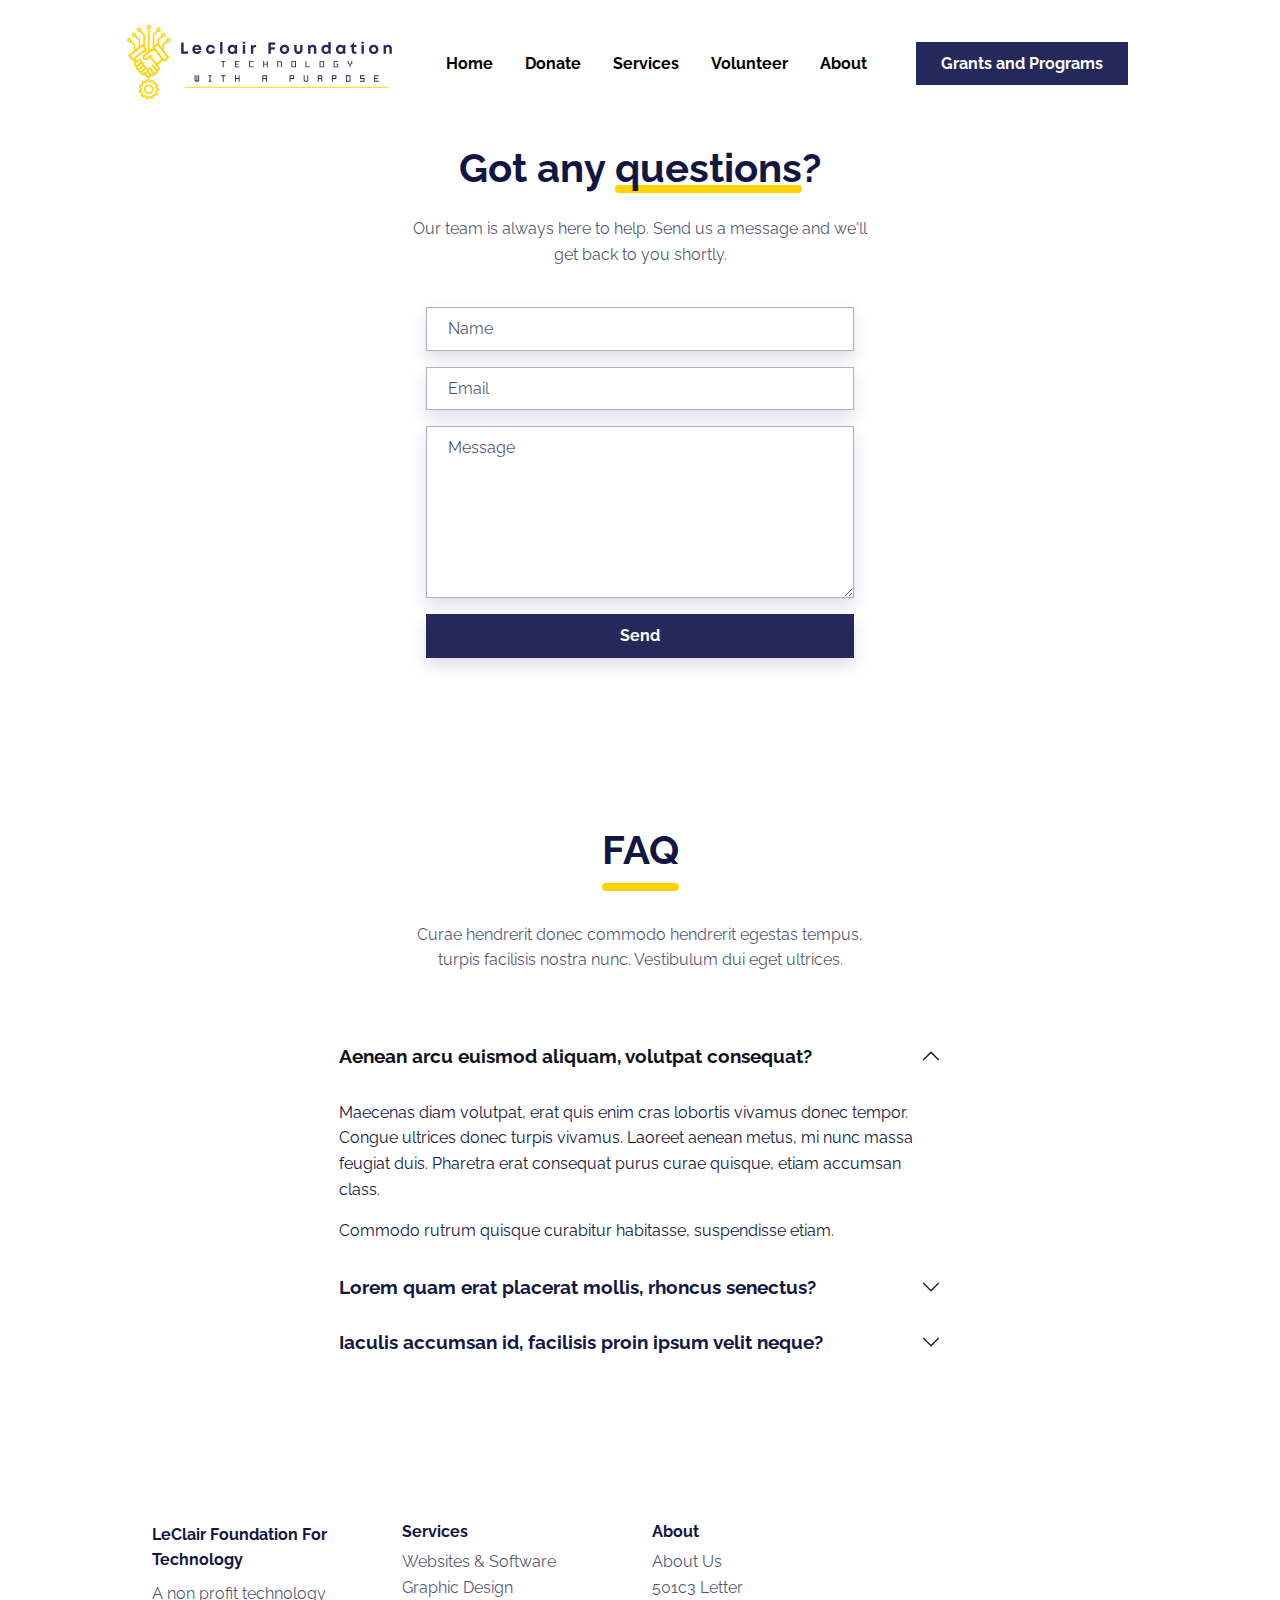
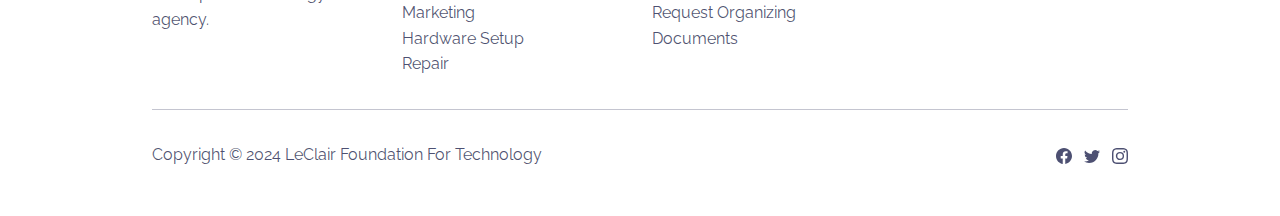
<file: contacts.html>
<!DOCTYPE html>
<html data-bs-theme="light" lang="en">

<head>
    <meta charset="utf-8">
    <meta name="viewport" content="width=device-width, initial-scale=1.0, shrink-to-fit=no">
    <title>Contacts - Brand</title>
    <link rel="stylesheet" href="assets/bootstrap/css/bootstrap.min.css">
    <link rel="stylesheet" href="https://fonts.googleapis.com/css?family=Raleway:300italic,400italic,600italic,700italic,800italic,400,300,600,700,800&amp;display=swap">
    <link rel="stylesheet" href="https://fonts.googleapis.com/css?family=Raleway:200,300,400,700&amp;display=swap">
    <link rel="stylesheet" href="assets/css/Responsive-Product-Slider.css">
    <link rel="stylesheet" href="assets/css/Team-icons.css">
    <link rel="stylesheet" href="assets/css/Team-images.css">
</head>

<body>
    <nav class="navbar navbar-expand-md fixed-top navbar-shrink py-3 navbar-light" id="mainNav" style="padding-bottom: 20px;margin-bottom: 10px;">
        <div class="container"><a class="navbar-brand d-flex align-items-center" href="index.html"></a><a href="index.html"><img src="assets/img/TECHNOLOGY%20with%20a%20purpose%20(1).svg" width="270" height="95" style="padding-left: 0px;margin-left: -41px;"></a><button data-bs-toggle="collapse" class="navbar-toggler" data-bs-target="#navcol-1"><span class="visually-hidden">Toggle navigation</span><span class="navbar-toggler-icon" style="font-size: 18px;"></span></button>
            <div class="collapse navbar-collapse" id="navcol-1">
                <ul class="navbar-nav mx-auto">
                    <li class="nav-item"><a class="nav-link active" href="index.html">Home</a></li>
                    <li class="nav-item text-black"><a class="nav-link active" href="https://buy.stripe.com/bIYbK2dlge2F4hi144 " target="_blank">Donate</a></li>
                    <li class="nav-item"><a class="nav-link active" href="pricing.html">Services</a></li>
                    <li class="nav-item"><a class="nav-link active" href="https://form.jotform.com/241411709491151" target="_blank">Volunteer</a></li>
                    <li class="nav-item"><a class="nav-link active" href="about.html">About</a></li>
                </ul><a class="btn btn-primary" role="button" href="faq.html">Grants and Programs</a>
            </div>
        </div>
    </nav>
    <section class="py-5 mt-5">
        <div class="container py-5">
            <div class="row">
                <div class="col-md-8 col-xl-6 text-center mx-auto">
                    <h2 class="display-6 fw-bold mb-4">Got any <span class="underline">questions</span>?</h2>
                    <p class="text-muted">Our team is always here to help. Send us a message and we'll get back to you shortly.</p>
                </div>
            </div>
            <div class="row d-flex justify-content-center">
                <div class="col-md-6">
                    <div>
                        <form class="p-3 p-xl-4" method="post" data-bs-theme="light">
                            <div class="mb-3"><input class="shadow form-control" type="text" id="name-1" name="name" placeholder="Name"></div>
                            <div class="mb-3"><input class="shadow form-control" type="email" id="email-1" name="email" placeholder="Email"></div>
                            <div class="mb-3"><textarea class="shadow form-control" id="message-1" name="message" rows="6" placeholder="Message"></textarea></div>
                            <div><button class="btn btn-primary shadow d-block w-100" type="submit">Send </button></div>
                        </form>
                    </div>
                </div>
            </div>
        </div>
    </section>
    <section class="py-4 py-xl-5 mb-5">
        <div class="container">
            <div class="row mb-2">
                <div class="col-md-8 col-xl-6 text-center mx-auto">
                    <h2 class="display-6 fw-bold mb-5"><span class="pb-3 underline">FAQ<br></span></h2>
                    <p class="text-muted mb-5">Curae hendrerit donec commodo hendrerit egestas tempus, turpis facilisis nostra nunc. Vestibulum dui eget ultrices.</p>
                </div>
            </div>
            <div class="row mb-2">
                <div class="col-md-8 mx-auto">
                    <div class="accordion text-muted" role="tablist" id="accordion-1">
                        <div class="accordion-item">
                            <h2 class="accordion-header" role="tab"><button class="accordion-button" type="button" data-bs-toggle="collapse" data-bs-target="#accordion-1 .item-1" aria-expanded="true" aria-controls="accordion-1 .item-1">Aenean arcu euismod aliquam, volutpat consequat?</button></h2>
                            <div class="accordion-collapse collapse show item-1" role="tabpanel" data-bs-parent="#accordion-1">
                                <div class="accordion-body">
                                    <p>Maecenas diam volutpat, erat quis enim cras lobortis vivamus donec tempor. Congue ultrices donec turpis vivamus. Laoreet aenean metus, mi nunc massa feugiat duis. Pharetra erat consequat purus curae quisque, etiam accumsan class.</p>
                                    <p class="mb-0">Commodo rutrum quisque curabitur habitasse, suspendisse etiam.</p>
                                </div>
                            </div>
                        </div>
                        <div class="accordion-item">
                            <h2 class="accordion-header" role="tab"><button class="accordion-button collapsed" type="button" data-bs-toggle="collapse" data-bs-target="#accordion-1 .item-2" aria-expanded="false" aria-controls="accordion-1 .item-2">Lorem quam erat placerat mollis, rhoncus senectus?</button></h2>
                            <div class="accordion-collapse collapse item-2" role="tabpanel" data-bs-parent="#accordion-1">
                                <div class="accordion-body">
                                    <p class="mb-0">Nullam id dolor id nibh ultricies vehicula ut id elit. Cras justo odio, dapibus ac facilisis in, egestas eget quam. Donec id elit non mi porta gravida at eget metus.</p>
                                </div>
                            </div>
                        </div>
                        <div class="accordion-item">
                            <h2 class="accordion-header" role="tab"><button class="accordion-button collapsed" type="button" data-bs-toggle="collapse" data-bs-target="#accordion-1 .item-3" aria-expanded="false" aria-controls="accordion-1 .item-3">Iaculis accumsan id, facilisis proin ipsum velit neque?</button></h2>
                            <div class="accordion-collapse collapse item-3" role="tabpanel" data-bs-parent="#accordion-1">
                                <div class="accordion-body">
                                    <p class="mb-0">Nullam id dolor id nibh ultricies vehicula ut id elit. Cras justo odio, dapibus ac facilisis in, egestas eget quam. Donec id elit non mi porta gravida at eget metus.</p>
                                </div>
                            </div>
                        </div>
                    </div>
                </div>
            </div>
        </div>
    </section>
    <footer>
        <div class="container py-4 py-lg-5">
            <div class="row row-cols-2 row-cols-md-4">
                <div class="col-12 col-md-3">
                    <div class="fw-bold d-flex align-items-center mb-2"><span>LeClair Foundation For Technology</span></div>
                    <p class="text-muted">A non profit technology agency.</p>
                </div>
                <div class="col-sm-4 col-md-3 text-lg-start d-flex flex-column">
                    <h3 class="fs-6 fw-bold">Services</h3>
                    <ul class="list-unstyled">
                        <li><a href="pricing.html">Websites &amp; Software</a></li>
                        <li><a href="pricing.html">Graphic Design</a></li>
                        <li><a href="pricing.html">Marketing</a></li>
                        <li><a href="pricing.html">Hardware Setup</a></li>
                        <li><a href="pricing.html">Repair</a></li>
                    </ul>
                </div>
                <div class="col-sm-4 col-md-3 text-lg-start d-flex flex-column">
                    <h3 class="fs-6 fw-bold">About</h3>
                    <ul class="list-unstyled">
                        <li><a href="about.html">About Us</a></li>
                        <li><a href="https://apps.irs.gov/pub/epostcard/dl/FinalLetter_99-2747761_LECLAIRFOUNDATIONFORTECHNOLOGY_05042024_00.pdf" target="_blank">501c3 Letter</a></li>
                        <li><a href="https://form.jotform.com/241411775149154" target="_blank">Request Organizing Documents</a></li>
                        <li></li>
                    </ul>
                </div>
            </div>
            <hr>
            <div class="text-muted d-flex justify-content-between align-items-center pt-3">
                <p class="mb-0">Copyright © 2024 LeClair Foundation For Technology</p>
                <ul class="list-inline mb-0">
                    <li class="list-inline-item"><svg xmlns="http://www.w3.org/2000/svg" width="1em" height="1em" fill="currentColor" viewBox="0 0 16 16" class="bi bi-facebook">
                            <path d="M16 8.049c0-4.446-3.582-8.05-8-8.05C3.58 0-.002 3.603-.002 8.05c0 4.017 2.926 7.347 6.75 7.951v-5.625h-2.03V8.05H6.75V6.275c0-2.017 1.195-3.131 3.022-3.131.876 0 1.791.157 1.791.157v1.98h-1.009c-.993 0-1.303.621-1.303 1.258v1.51h2.218l-.354 2.326H9.25V16c3.824-.604 6.75-3.934 6.75-7.951"></path>
                        </svg></li>
                    <li class="list-inline-item"><svg xmlns="http://www.w3.org/2000/svg" width="1em" height="1em" fill="currentColor" viewBox="0 0 16 16" class="bi bi-twitter">
                            <path d="M5.026 15c6.038 0 9.341-5.003 9.341-9.334 0-.14 0-.282-.006-.422A6.685 6.685 0 0 0 16 3.542a6.658 6.658 0 0 1-1.889.518 3.301 3.301 0 0 0 1.447-1.817 6.533 6.533 0 0 1-2.087.793A3.286 3.286 0 0 0 7.875 6.03a9.325 9.325 0 0 1-6.767-3.429 3.289 3.289 0 0 0 1.018 4.382A3.323 3.323 0 0 1 .64 6.575v.045a3.288 3.288 0 0 0 2.632 3.218 3.203 3.203 0 0 1-.865.115 3.23 3.23 0 0 1-.614-.057 3.283 3.283 0 0 0 3.067 2.277A6.588 6.588 0 0 1 .78 13.58a6.32 6.32 0 0 1-.78-.045A9.344 9.344 0 0 0 5.026 15"></path>
                        </svg></li>
                    <li class="list-inline-item"><svg xmlns="http://www.w3.org/2000/svg" width="1em" height="1em" fill="currentColor" viewBox="0 0 16 16" class="bi bi-instagram">
                            <path d="M8 0C5.829 0 5.556.01 4.703.048 3.85.088 3.269.222 2.76.42a3.917 3.917 0 0 0-1.417.923A3.927 3.927 0 0 0 .42 2.76C.222 3.268.087 3.85.048 4.7.01 5.555 0 5.827 0 8.001c0 2.172.01 2.444.048 3.297.04.852.174 1.433.372 1.942.205.526.478.972.923 1.417.444.445.89.719 1.416.923.51.198 1.09.333 1.942.372C5.555 15.99 5.827 16 8 16s2.444-.01 3.298-.048c.851-.04 1.434-.174 1.943-.372a3.916 3.916 0 0 0 1.416-.923c.445-.445.718-.891.923-1.417.197-.509.332-1.09.372-1.942C15.99 10.445 16 10.173 16 8s-.01-2.445-.048-3.299c-.04-.851-.175-1.433-.372-1.941a3.926 3.926 0 0 0-.923-1.417A3.911 3.911 0 0 0 13.24.42c-.51-.198-1.092-.333-1.943-.372C10.443.01 10.172 0 7.998 0h.003zm-.717 1.442h.718c2.136 0 2.389.007 3.232.046.78.035 1.204.166 1.486.275.373.145.64.319.92.599.28.28.453.546.598.92.11.281.24.705.275 1.485.039.843.047 1.096.047 3.231s-.008 2.389-.047 3.232c-.035.78-.166 1.203-.275 1.485a2.47 2.47 0 0 1-.599.919c-.28.28-.546.453-.92.598-.28.11-.704.24-1.485.276-.843.038-1.096.047-3.232.047s-2.39-.009-3.233-.047c-.78-.036-1.203-.166-1.485-.276a2.478 2.478 0 0 1-.92-.598 2.48 2.48 0 0 1-.6-.92c-.109-.281-.24-.705-.275-1.485-.038-.843-.046-1.096-.046-3.233 0-2.136.008-2.388.046-3.231.036-.78.166-1.204.276-1.486.145-.373.319-.64.599-.92.28-.28.546-.453.92-.598.282-.11.705-.24 1.485-.276.738-.034 1.024-.044 2.515-.045v.002zm4.988 1.328a.96.96 0 1 0 0 1.92.96.96 0 0 0 0-1.92zm-4.27 1.122a4.109 4.109 0 1 0 0 8.217 4.109 4.109 0 0 0 0-8.217zm0 1.441a2.667 2.667 0 1 1 0 5.334 2.667 2.667 0 0 1 0-5.334"></path>
                        </svg></li>
                </ul>
            </div>
        </div>
    </footer>
    <script src="assets/bootstrap/js/bootstrap.min.js"></script>
    <script src="assets/js/google.js"></script>
    <script src="assets/js/startup-modern.js"></script>
</body>

</html>
</file>
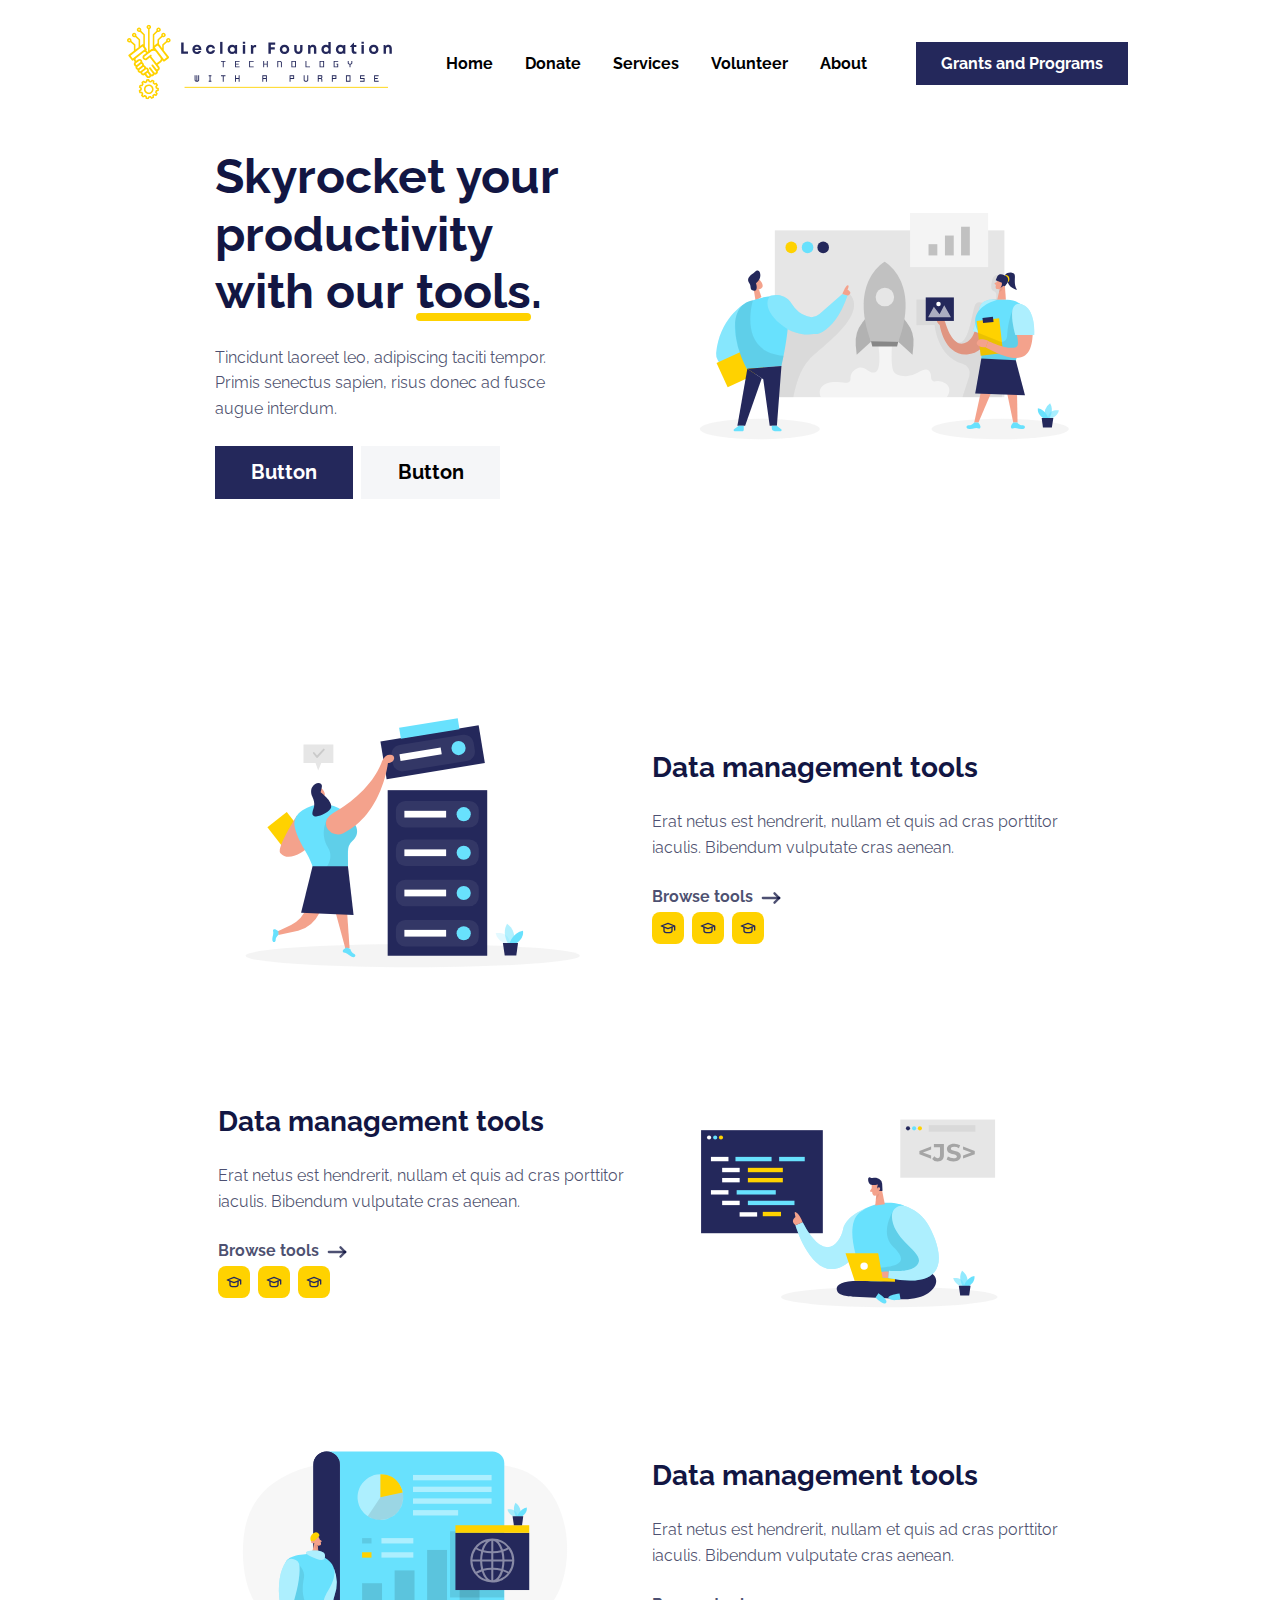
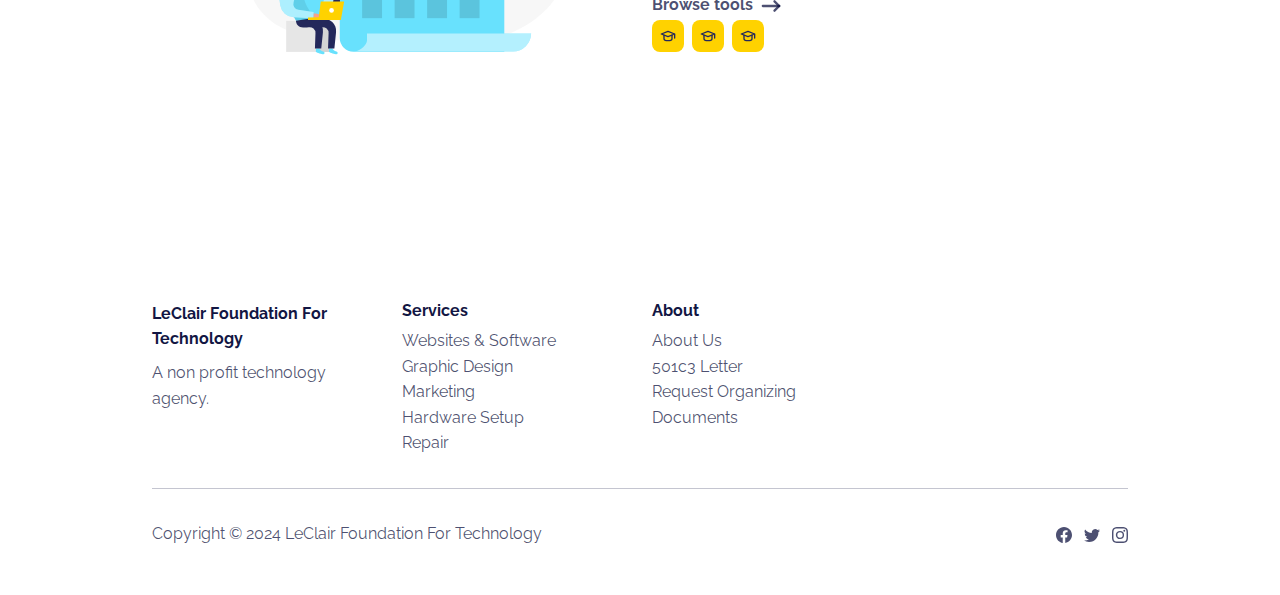
<file: integrations.html>
<!DOCTYPE html>
<html data-bs-theme="light" lang="en">

<head>
    <meta charset="utf-8">
    <meta name="viewport" content="width=device-width, initial-scale=1.0, shrink-to-fit=no">
    <title>Integrations - Brand</title>
    <link rel="stylesheet" href="assets/bootstrap/css/bootstrap.min.css">
    <link rel="stylesheet" href="https://fonts.googleapis.com/css?family=Raleway:300italic,400italic,600italic,700italic,800italic,400,300,600,700,800&amp;display=swap">
    <link rel="stylesheet" href="https://fonts.googleapis.com/css?family=Raleway:200,300,400,700&amp;display=swap">
    <link rel="stylesheet" href="assets/css/Responsive-Product-Slider.css">
    <link rel="stylesheet" href="assets/css/Team-icons.css">
    <link rel="stylesheet" href="assets/css/Team-images.css">
</head>

<body>
    <nav class="navbar navbar-expand-md fixed-top navbar-shrink py-3 navbar-light" id="mainNav" style="padding-bottom: 20px;margin-bottom: 10px;">
        <div class="container"><a class="navbar-brand d-flex align-items-center" href="index.html"></a><a href="index.html"><img src="assets/img/TECHNOLOGY%20with%20a%20purpose%20(1).svg" width="270" height="95" style="padding-left: 0px;margin-left: -41px;"></a><button data-bs-toggle="collapse" class="navbar-toggler" data-bs-target="#navcol-1"><span class="visually-hidden">Toggle navigation</span><span class="navbar-toggler-icon" style="font-size: 18px;"></span></button>
            <div class="collapse navbar-collapse" id="navcol-1">
                <ul class="navbar-nav mx-auto">
                    <li class="nav-item"><a class="nav-link active" href="index.html">Home</a></li>
                    <li class="nav-item text-black"><a class="nav-link active" href="https://buy.stripe.com/bIYbK2dlge2F4hi144 " target="_blank">Donate</a></li>
                    <li class="nav-item"><a class="nav-link active" href="pricing.html">Services</a></li>
                    <li class="nav-item"><a class="nav-link active" href="https://form.jotform.com/241411709491151" target="_blank">Volunteer</a></li>
                    <li class="nav-item"><a class="nav-link active" href="about.html">About</a></li>
                </ul><a class="btn btn-primary" role="button" href="faq.html">Grants and Programs</a>
            </div>
        </div>
    </nav>
    <section class="py-5 mt-5">
        <div class="container py-4 py-xl-5">
            <div class="row gy-4 gy-md-0">
                <div class="col-md-6 text-center text-md-start d-flex d-sm-flex d-md-flex justify-content-center align-items-center justify-content-md-start align-items-md-center justify-content-xl-center">
                    <div style="max-width: 350px;">
                        <h1 class="display-5 fw-bold mb-4">Skyrocket your productivity with our&nbsp;<span class="underline">tools</span>.</h1>
                        <p class="text-muted my-4">Tincidunt laoreet leo, adipiscing taciti tempor. Primis senectus sapien, risus donec ad fusce augue interdum.</p><a class="btn btn-primary btn-lg me-2" role="button" href="#">Button</a><a class="btn btn-light btn-lg" role="button" href="#">Button</a>
                    </div>
                </div>
                <div class="col-md-6">
                    <div><img class="rounded img-fluid w-100 fit-cover" style="min-height: 300px;" src="assets/img/illustrations/startup.svg"></div>
                </div>
            </div>
        </div>
    </section>
    <section class="py-5">
        <div class="container py-5">
            <div class="row row-cols-1 row-cols-md-2 mx-auto" style="max-width: 900px;">
                <div class="col mb-5"><img class="rounded img-fluid" src="assets/img/illustrations/data-management.svg"></div>
                <div class="col d-md-flex align-items-md-end align-items-lg-center mb-5">
                    <div>
                        <h5 class="fs-3 fw-bold mb-4">Data management&nbsp;tools</h5>
                        <p class="text-muted mb-4">Erat netus est hendrerit, nullam et quis ad cras porttitor iaculis. Bibendum vulputate cras aenean.</p><a class="fw-bold mb-3" href="#">Browse tools&nbsp;<svg xmlns="http://www.w3.org/2000/svg" width="1em" height="1em" viewBox="0 0 24 24" stroke-width="2" stroke="currentColor" fill="none" stroke-linecap="round" stroke-linejoin="round" class="icon icon-tabler icon-tabler-arrow-narrow-right fs-3">
                                <path stroke="none" d="M0 0h24v24H0z" fill="none"></path>
                                <path d="M5 12l14 0"></path>
                                <path d="M15 16l4 -4"></path>
                                <path d="M15 8l4 4"></path>
                            </svg></a>
                        <div class="d-flex">
                            <div class="bs-icon-sm bs-icon-rounded bs-icon-secondary d-flex flex-shrink-0 justify-content-center align-items-center d-inline-block bs-icon me-2"><svg xmlns="http://www.w3.org/2000/svg" width="1em" height="1em" viewBox="0 0 24 24" stroke-width="2" stroke="currentColor" fill="none" stroke-linecap="round" stroke-linejoin="round" class="icon icon-tabler icon-tabler-school">
                                    <path stroke="none" d="M0 0h24v24H0z" fill="none"></path>
                                    <path d="M22 9l-10 -4l-10 4l10 4l10 -4v6"></path>
                                    <path d="M6 10.6v5.4a6 3 0 0 0 12 0v-5.4"></path>
                                </svg></div>
                            <div class="bs-icon-sm bs-icon-rounded bs-icon-secondary d-flex flex-shrink-0 justify-content-center align-items-center d-inline-block bs-icon me-2"><svg xmlns="http://www.w3.org/2000/svg" width="1em" height="1em" viewBox="0 0 24 24" stroke-width="2" stroke="currentColor" fill="none" stroke-linecap="round" stroke-linejoin="round" class="icon icon-tabler icon-tabler-school">
                                    <path stroke="none" d="M0 0h24v24H0z" fill="none"></path>
                                    <path d="M22 9l-10 -4l-10 4l10 4l10 -4v6"></path>
                                    <path d="M6 10.6v5.4a6 3 0 0 0 12 0v-5.4"></path>
                                </svg></div>
                            <div class="bs-icon-sm bs-icon-rounded bs-icon-secondary d-flex flex-shrink-0 justify-content-center align-items-center d-inline-block bs-icon me-2"><svg xmlns="http://www.w3.org/2000/svg" width="1em" height="1em" viewBox="0 0 24 24" stroke-width="2" stroke="currentColor" fill="none" stroke-linecap="round" stroke-linejoin="round" class="icon icon-tabler icon-tabler-school">
                                    <path stroke="none" d="M0 0h24v24H0z" fill="none"></path>
                                    <path d="M22 9l-10 -4l-10 4l10 4l10 -4v6"></path>
                                    <path d="M6 10.6v5.4a6 3 0 0 0 12 0v-5.4"></path>
                                </svg></div>
                        </div>
                    </div>
                </div>
            </div>
            <div class="row row-cols-1 row-cols-md-2 mx-auto" style="max-width: 900px;">
                <div class="col order-md-last mb-5"><img class="rounded img-fluid" src="assets/img/illustrations/javascript.svg"></div>
                <div class="col d-md-flex align-items-md-end align-items-lg-center mb-5">
                    <div class="ms-md-3">
                        <h5 class="fs-3 fw-bold mb-4">Data management&nbsp;tools</h5>
                        <p class="text-muted mb-4">Erat netus est hendrerit, nullam et quis ad cras porttitor iaculis. Bibendum vulputate cras aenean.</p><a class="fw-bold" href="#">Browse tools&nbsp;<svg xmlns="http://www.w3.org/2000/svg" width="1em" height="1em" viewBox="0 0 24 24" stroke-width="2" stroke="currentColor" fill="none" stroke-linecap="round" stroke-linejoin="round" class="icon icon-tabler icon-tabler-arrow-narrow-right fs-3">
                                <path stroke="none" d="M0 0h24v24H0z" fill="none"></path>
                                <path d="M5 12l14 0"></path>
                                <path d="M15 16l4 -4"></path>
                                <path d="M15 8l4 4"></path>
                            </svg></a>
                        <div class="d-flex">
                            <div class="bs-icon-sm bs-icon-rounded bs-icon-secondary d-flex flex-shrink-0 justify-content-center align-items-center d-inline-block bs-icon me-2"><svg xmlns="http://www.w3.org/2000/svg" width="1em" height="1em" viewBox="0 0 24 24" stroke-width="2" stroke="currentColor" fill="none" stroke-linecap="round" stroke-linejoin="round" class="icon icon-tabler icon-tabler-school">
                                    <path stroke="none" d="M0 0h24v24H0z" fill="none"></path>
                                    <path d="M22 9l-10 -4l-10 4l10 4l10 -4v6"></path>
                                    <path d="M6 10.6v5.4a6 3 0 0 0 12 0v-5.4"></path>
                                </svg></div>
                            <div class="bs-icon-sm bs-icon-rounded bs-icon-secondary d-flex flex-shrink-0 justify-content-center align-items-center d-inline-block bs-icon me-2"><svg xmlns="http://www.w3.org/2000/svg" width="1em" height="1em" viewBox="0 0 24 24" stroke-width="2" stroke="currentColor" fill="none" stroke-linecap="round" stroke-linejoin="round" class="icon icon-tabler icon-tabler-school">
                                    <path stroke="none" d="M0 0h24v24H0z" fill="none"></path>
                                    <path d="M22 9l-10 -4l-10 4l10 4l10 -4v6"></path>
                                    <path d="M6 10.6v5.4a6 3 0 0 0 12 0v-5.4"></path>
                                </svg></div>
                            <div class="bs-icon-sm bs-icon-rounded bs-icon-secondary d-flex flex-shrink-0 justify-content-center align-items-center d-inline-block bs-icon me-2"><svg xmlns="http://www.w3.org/2000/svg" width="1em" height="1em" viewBox="0 0 24 24" stroke-width="2" stroke="currentColor" fill="none" stroke-linecap="round" stroke-linejoin="round" class="icon icon-tabler icon-tabler-school">
                                    <path stroke="none" d="M0 0h24v24H0z" fill="none"></path>
                                    <path d="M22 9l-10 -4l-10 4l10 4l10 -4v6"></path>
                                    <path d="M6 10.6v5.4a6 3 0 0 0 12 0v-5.4"></path>
                                </svg></div>
                        </div>
                    </div>
                </div>
            </div>
            <div class="row row-cols-1 row-cols-md-2 mx-auto" style="max-width: 900px;">
                <div class="col mb-5"><img class="rounded img-fluid" src="assets/img/illustrations/report.svg"></div>
                <div class="col d-md-flex align-items-md-end align-items-lg-center mb-5">
                    <div>
                        <h5 class="fs-3 fw-bold mb-4">Data management&nbsp;tools</h5>
                        <p class="text-muted mb-4">Erat netus est hendrerit, nullam et quis ad cras porttitor iaculis. Bibendum vulputate cras aenean.</p><a class="fw-bold" href="#">Browse tools&nbsp;<svg xmlns="http://www.w3.org/2000/svg" width="1em" height="1em" viewBox="0 0 24 24" stroke-width="2" stroke="currentColor" fill="none" stroke-linecap="round" stroke-linejoin="round" class="icon icon-tabler icon-tabler-arrow-narrow-right fs-3">
                                <path stroke="none" d="M0 0h24v24H0z" fill="none"></path>
                                <path d="M5 12l14 0"></path>
                                <path d="M15 16l4 -4"></path>
                                <path d="M15 8l4 4"></path>
                            </svg></a>
                        <div class="d-flex">
                            <div class="bs-icon-sm bs-icon-rounded bs-icon-secondary d-flex flex-shrink-0 justify-content-center align-items-center d-inline-block bs-icon me-2"><svg xmlns="http://www.w3.org/2000/svg" width="1em" height="1em" viewBox="0 0 24 24" stroke-width="2" stroke="currentColor" fill="none" stroke-linecap="round" stroke-linejoin="round" class="icon icon-tabler icon-tabler-school">
                                    <path stroke="none" d="M0 0h24v24H0z" fill="none"></path>
                                    <path d="M22 9l-10 -4l-10 4l10 4l10 -4v6"></path>
                                    <path d="M6 10.6v5.4a6 3 0 0 0 12 0v-5.4"></path>
                                </svg></div>
                            <div class="bs-icon-sm bs-icon-rounded bs-icon-secondary d-flex flex-shrink-0 justify-content-center align-items-center d-inline-block bs-icon me-2"><svg xmlns="http://www.w3.org/2000/svg" width="1em" height="1em" viewBox="0 0 24 24" stroke-width="2" stroke="currentColor" fill="none" stroke-linecap="round" stroke-linejoin="round" class="icon icon-tabler icon-tabler-school">
                                    <path stroke="none" d="M0 0h24v24H0z" fill="none"></path>
                                    <path d="M22 9l-10 -4l-10 4l10 4l10 -4v6"></path>
                                    <path d="M6 10.6v5.4a6 3 0 0 0 12 0v-5.4"></path>
                                </svg></div>
                            <div class="bs-icon-sm bs-icon-rounded bs-icon-secondary d-flex flex-shrink-0 justify-content-center align-items-center d-inline-block bs-icon me-2"><svg xmlns="http://www.w3.org/2000/svg" width="1em" height="1em" viewBox="0 0 24 24" stroke-width="2" stroke="currentColor" fill="none" stroke-linecap="round" stroke-linejoin="round" class="icon icon-tabler icon-tabler-school">
                                    <path stroke="none" d="M0 0h24v24H0z" fill="none"></path>
                                    <path d="M22 9l-10 -4l-10 4l10 4l10 -4v6"></path>
                                    <path d="M6 10.6v5.4a6 3 0 0 0 12 0v-5.4"></path>
                                </svg></div>
                        </div>
                    </div>
                </div>
            </div>
        </div>
    </section>
    <footer>
        <div class="container py-4 py-lg-5">
            <div class="row row-cols-2 row-cols-md-4">
                <div class="col-12 col-md-3">
                    <div class="fw-bold d-flex align-items-center mb-2"><span>LeClair Foundation For Technology</span></div>
                    <p class="text-muted">A non profit technology agency.</p>
                </div>
                <div class="col-sm-4 col-md-3 text-lg-start d-flex flex-column">
                    <h3 class="fs-6 fw-bold">Services</h3>
                    <ul class="list-unstyled">
                        <li><a href="pricing.html">Websites &amp; Software</a></li>
                        <li><a href="pricing.html">Graphic Design</a></li>
                        <li><a href="pricing.html">Marketing</a></li>
                        <li><a href="pricing.html">Hardware Setup</a></li>
                        <li><a href="pricing.html">Repair</a></li>
                    </ul>
                </div>
                <div class="col-sm-4 col-md-3 text-lg-start d-flex flex-column">
                    <h3 class="fs-6 fw-bold">About</h3>
                    <ul class="list-unstyled">
                        <li><a href="about.html">About Us</a></li>
                        <li><a href="https://apps.irs.gov/pub/epostcard/dl/FinalLetter_99-2747761_LECLAIRFOUNDATIONFORTECHNOLOGY_05042024_00.pdf" target="_blank">501c3 Letter</a></li>
                        <li><a href="https://form.jotform.com/241411775149154" target="_blank">Request Organizing Documents</a></li>
                        <li></li>
                    </ul>
                </div>
            </div>
            <hr>
            <div class="text-muted d-flex justify-content-between align-items-center pt-3">
                <p class="mb-0">Copyright © 2024 LeClair Foundation For Technology</p>
                <ul class="list-inline mb-0">
                    <li class="list-inline-item"><svg xmlns="http://www.w3.org/2000/svg" width="1em" height="1em" fill="currentColor" viewBox="0 0 16 16" class="bi bi-facebook">
                            <path d="M16 8.049c0-4.446-3.582-8.05-8-8.05C3.58 0-.002 3.603-.002 8.05c0 4.017 2.926 7.347 6.75 7.951v-5.625h-2.03V8.05H6.75V6.275c0-2.017 1.195-3.131 3.022-3.131.876 0 1.791.157 1.791.157v1.98h-1.009c-.993 0-1.303.621-1.303 1.258v1.51h2.218l-.354 2.326H9.25V16c3.824-.604 6.75-3.934 6.75-7.951"></path>
                        </svg></li>
                    <li class="list-inline-item"><svg xmlns="http://www.w3.org/2000/svg" width="1em" height="1em" fill="currentColor" viewBox="0 0 16 16" class="bi bi-twitter">
                            <path d="M5.026 15c6.038 0 9.341-5.003 9.341-9.334 0-.14 0-.282-.006-.422A6.685 6.685 0 0 0 16 3.542a6.658 6.658 0 0 1-1.889.518 3.301 3.301 0 0 0 1.447-1.817 6.533 6.533 0 0 1-2.087.793A3.286 3.286 0 0 0 7.875 6.03a9.325 9.325 0 0 1-6.767-3.429 3.289 3.289 0 0 0 1.018 4.382A3.323 3.323 0 0 1 .64 6.575v.045a3.288 3.288 0 0 0 2.632 3.218 3.203 3.203 0 0 1-.865.115 3.23 3.23 0 0 1-.614-.057 3.283 3.283 0 0 0 3.067 2.277A6.588 6.588 0 0 1 .78 13.58a6.32 6.32 0 0 1-.78-.045A9.344 9.344 0 0 0 5.026 15"></path>
                        </svg></li>
                    <li class="list-inline-item"><svg xmlns="http://www.w3.org/2000/svg" width="1em" height="1em" fill="currentColor" viewBox="0 0 16 16" class="bi bi-instagram">
                            <path d="M8 0C5.829 0 5.556.01 4.703.048 3.85.088 3.269.222 2.76.42a3.917 3.917 0 0 0-1.417.923A3.927 3.927 0 0 0 .42 2.76C.222 3.268.087 3.85.048 4.7.01 5.555 0 5.827 0 8.001c0 2.172.01 2.444.048 3.297.04.852.174 1.433.372 1.942.205.526.478.972.923 1.417.444.445.89.719 1.416.923.51.198 1.09.333 1.942.372C5.555 15.99 5.827 16 8 16s2.444-.01 3.298-.048c.851-.04 1.434-.174 1.943-.372a3.916 3.916 0 0 0 1.416-.923c.445-.445.718-.891.923-1.417.197-.509.332-1.09.372-1.942C15.99 10.445 16 10.173 16 8s-.01-2.445-.048-3.299c-.04-.851-.175-1.433-.372-1.941a3.926 3.926 0 0 0-.923-1.417A3.911 3.911 0 0 0 13.24.42c-.51-.198-1.092-.333-1.943-.372C10.443.01 10.172 0 7.998 0h.003zm-.717 1.442h.718c2.136 0 2.389.007 3.232.046.78.035 1.204.166 1.486.275.373.145.64.319.92.599.28.28.453.546.598.92.11.281.24.705.275 1.485.039.843.047 1.096.047 3.231s-.008 2.389-.047 3.232c-.035.78-.166 1.203-.275 1.485a2.47 2.47 0 0 1-.599.919c-.28.28-.546.453-.92.598-.28.11-.704.24-1.485.276-.843.038-1.096.047-3.232.047s-2.39-.009-3.233-.047c-.78-.036-1.203-.166-1.485-.276a2.478 2.478 0 0 1-.92-.598 2.48 2.48 0 0 1-.6-.92c-.109-.281-.24-.705-.275-1.485-.038-.843-.046-1.096-.046-3.233 0-2.136.008-2.388.046-3.231.036-.78.166-1.204.276-1.486.145-.373.319-.64.599-.92.28-.28.546-.453.92-.598.282-.11.705-.24 1.485-.276.738-.034 1.024-.044 2.515-.045v.002zm4.988 1.328a.96.96 0 1 0 0 1.92.96.96 0 0 0 0-1.92zm-4.27 1.122a4.109 4.109 0 1 0 0 8.217 4.109 4.109 0 0 0 0-8.217zm0 1.441a2.667 2.667 0 1 1 0 5.334 2.667 2.667 0 0 1 0-5.334"></path>
                        </svg></li>
                </ul>
            </div>
        </div>
    </footer>
    <script src="assets/bootstrap/js/bootstrap.min.js"></script>
    <script src="assets/js/google.js"></script>
    <script src="assets/js/startup-modern.js"></script>
</body>

</html>
</file>
<file: assets/css/Responsive-Product-Slider.css>
.card {
  position: relative;
  display: flex;
  flex-direction: column;
  min-width: 0;
  word-wrap: break-word;
  background-color: #fff;
  background-clip: border-box;
  border: 0px solid rgba(0,0,0,.125);
  border-radius: .25rem;
}

.carousel {
  position: relative;
  padding-top: 10px;
}

.g-0, .gy-0 {
  --bs-gutter-y: 0px;
  --bs-gutter-x: 10px;
}

* {
  margin: 0;
  padding: 0;
}

.mb-2 {
  font-family: Raleway, sans-serif;
}
</file>
<file: assets/css/Team-icons.css>
.bs-icon {
  --bs-icon-size: .75rem;
  display: flex;
  flex-shrink: 0;
  justify-content: center;
  align-items: center;
  font-size: var(--bs-icon-size);
  width: calc(var(--bs-icon-size) * 2);
  height: calc(var(--bs-icon-size) * 2);
  color: var(--bs-primary);
}

.bs-icon-xs {
  --bs-icon-size: 1rem;
  width: calc(var(--bs-icon-size) * 1.5);
  height: calc(var(--bs-icon-size) * 1.5);
}

.bs-icon-sm {
  --bs-icon-size: 1rem;
}

.bs-icon-md {
  --bs-icon-size: 1.5rem;
}

.bs-icon-lg {
  --bs-icon-size: 2rem;
}

.bs-icon-xl {
  --bs-icon-size: 2.5rem;
}

.bs-icon.bs-icon-primary {
  color: var(--bs-white);
  background: var(--bs-primary);
}

.bs-icon.bs-icon-primary-light {
  color: var(--bs-primary);
  background: rgba(var(--bs-primary-rgb), .2);
}

.bs-icon.bs-icon-semi-white {
  color: var(--bs-primary);
  background: rgba(255, 255, 255, .5);
}

.bs-icon.bs-icon-rounded {
  border-radius: .5rem;
}

.bs-icon.bs-icon-circle {
  border-radius: 50%;
}
</file>
<file: assets/css/Team-images.css>
.fit-cover {
  object-fit: cover;
}
</file>
